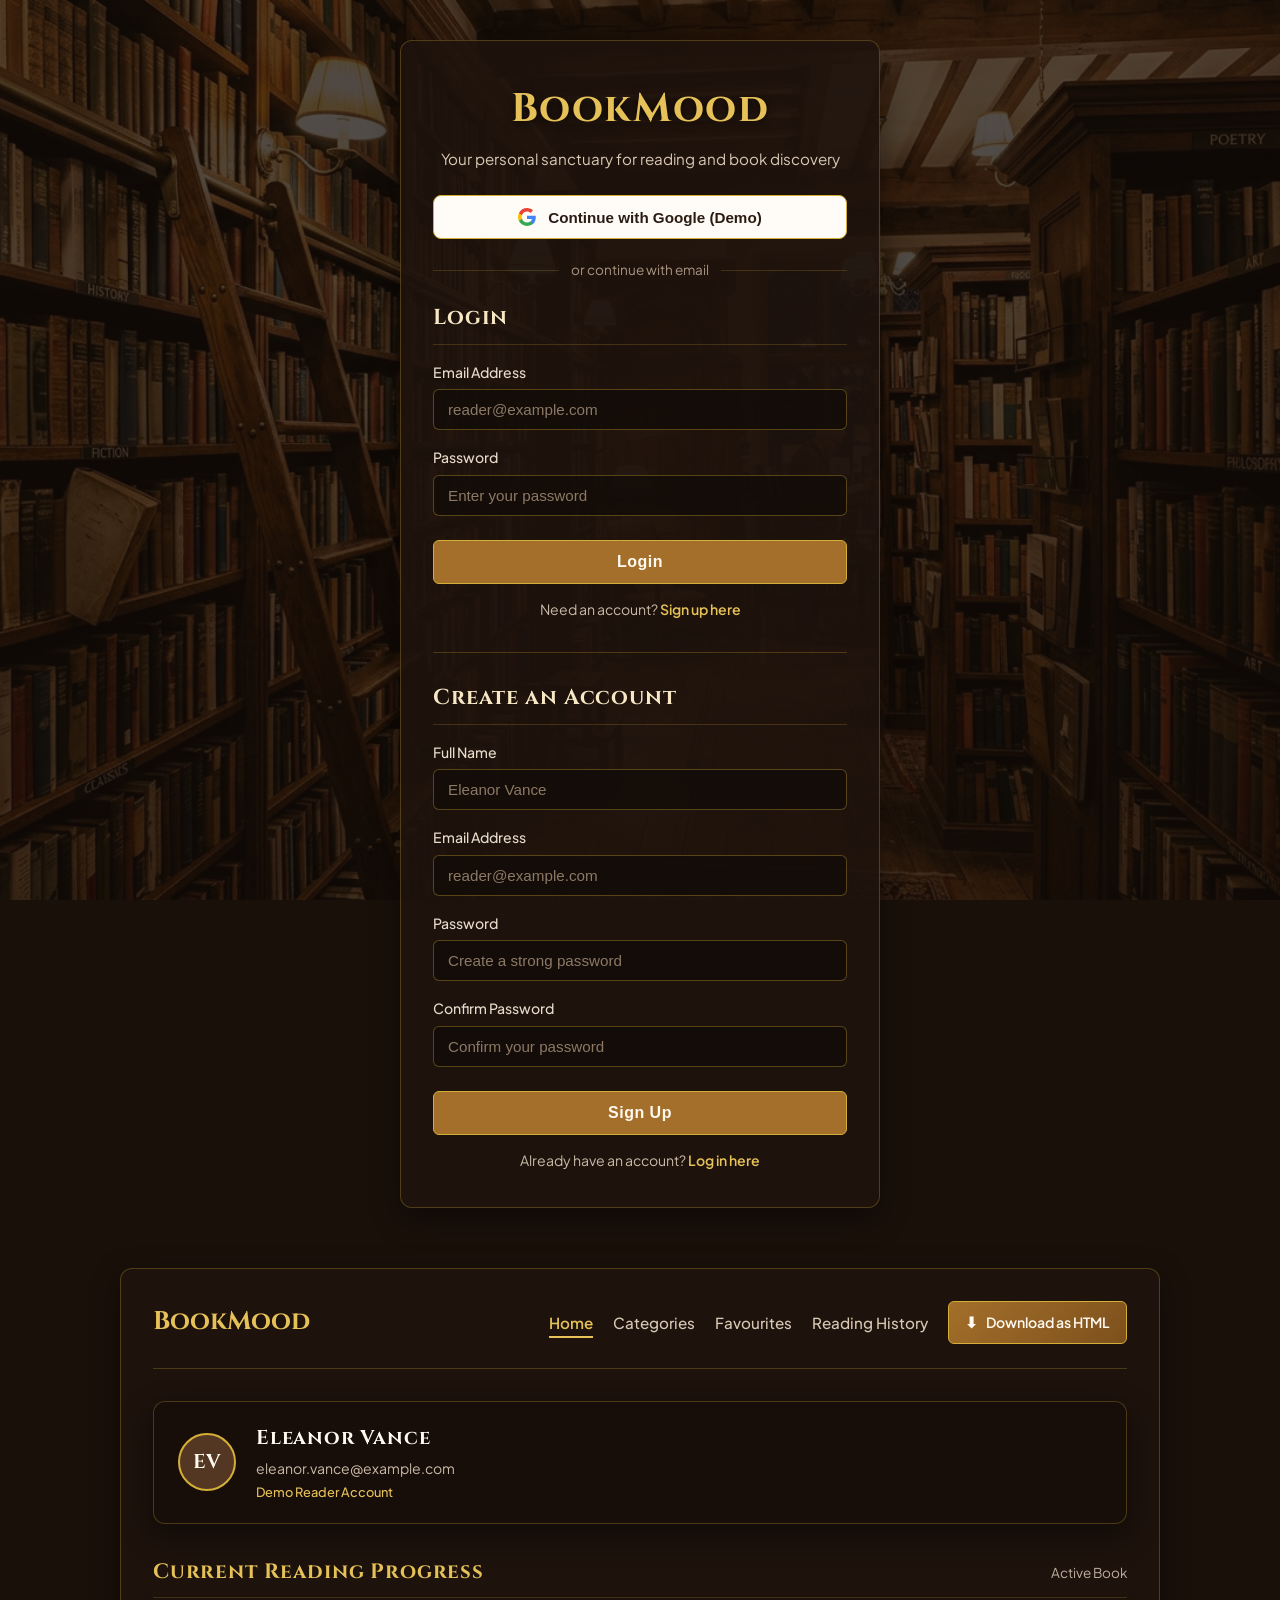
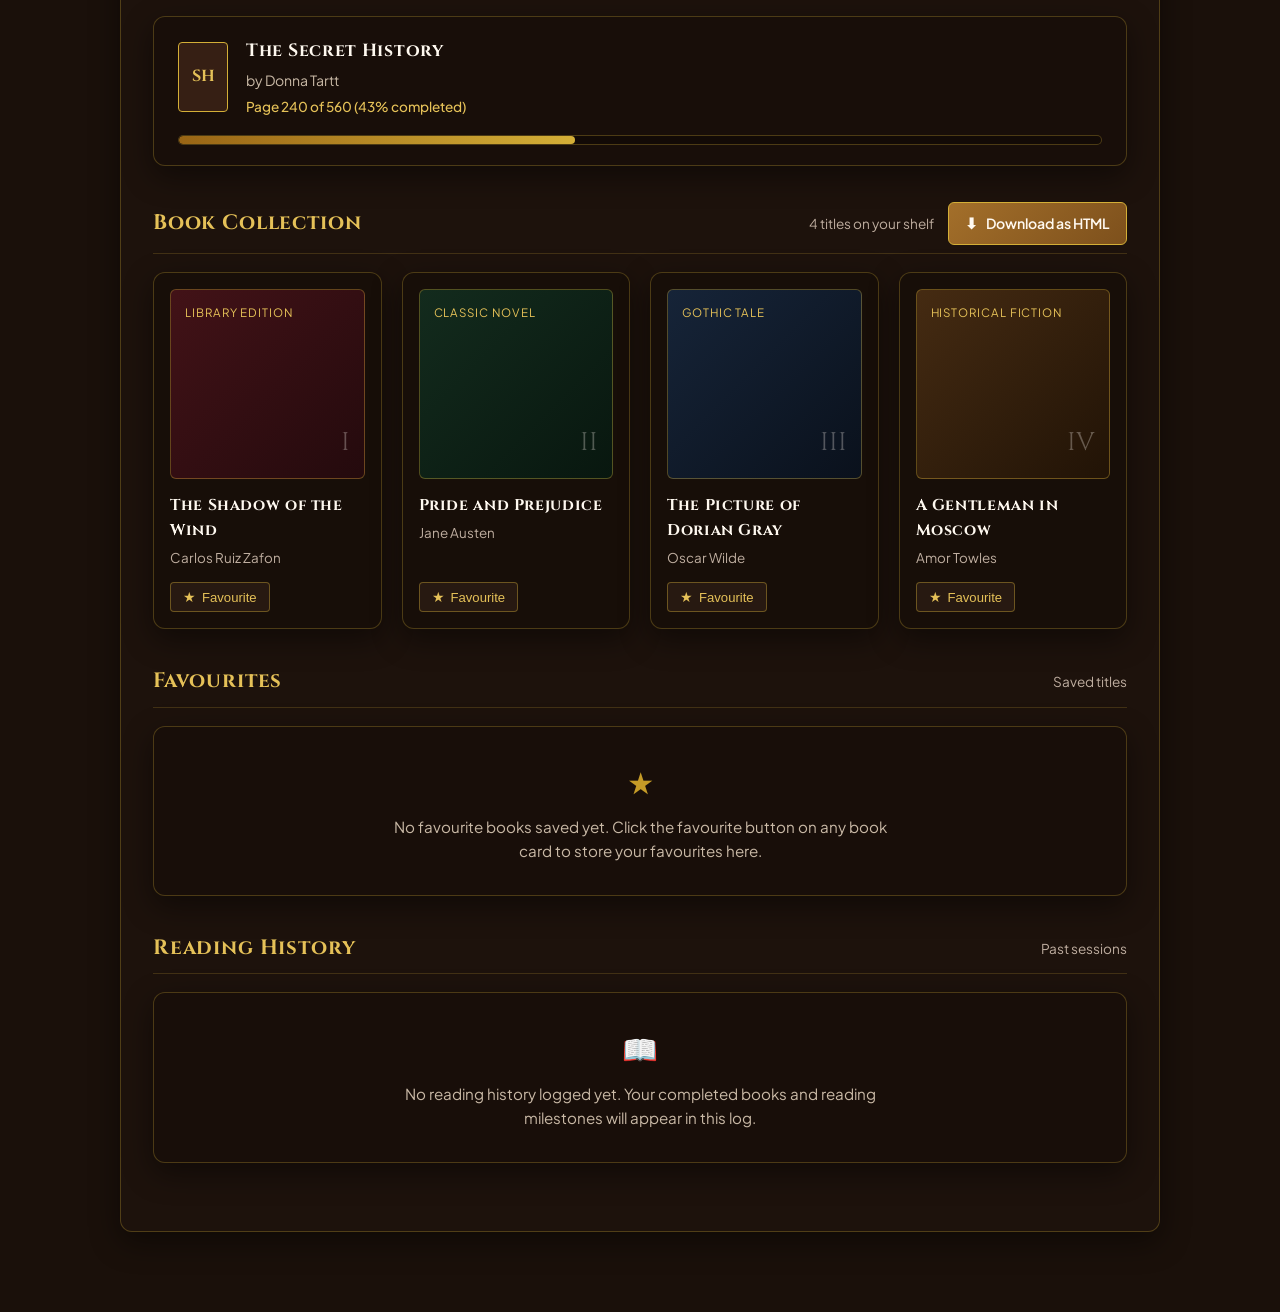
<file: index.html>
<!DOCTYPE html>
<html lang="en">
  <head>
    <meta charset="UTF-8">
    <meta name="viewport" content="width=device-width, initial-scale=1.0">
    <title>BookMood</title>
    <meta name="description" content="A cozy personal digital library website to log in, explore books, and track reading progress.">
    <meta property="og:title" content="BookMood">
    <meta property="og:description" content="A cozy personal digital library website to log in, explore books, and track reading progress.">
    <meta property="og:type" content="website">
    <meta name="twitter:card" content="summary_large_image">
    <!-- Google Fonts for vintage serif headings and clear sans-serif body text -->
    <link rel="preconnect" href="https://fonts.googleapis.com">
    <link rel="preconnect" href="https://fonts.gstatic.com" crossorigin>
    <link href="https://fonts.googleapis.com/css2?family=Cinzel:wght@500;600;700&family=Plus+Jakarta+Sans:wght@400;500;600&display=swap" rel="stylesheet">
    <link rel="stylesheet" href="./style.css">
  </head>
  <body>
    <!-- Main page container overlaying the bookstore background -->
    <div class="page-container">

      <!-- SECTION 1: AUTHENTICATION SCREEN -->
      <section class="auth-wrapper">
        <div class="auth-card">
          <header class="auth-header">
            <h1 class="brand-title">BookMood</h1>
            <p class="brand-tagline">Your personal sanctuary for reading and book discovery</p>
          </header>

          <!-- Google Demo Login Button -->
          <div class="social-auth-box">
            <button type="button" class="google-btn">
              <svg class="google-icon" viewBox="0 0 24 24" width="18" height="18" aria-hidden="true">
                <path fill="#4285F4" d="M23.745 12.27c0-.7-.06-1.4-.19-2.07H12v4.51h6.6c-.29 1.52-1.14 2.82-2.4 3.68v3.05h3.88c2.27-2.09 3.66-5.17 3.66-9.17z"/>
                <path fill="#34A853" d="M12 24c3.24 0 5.95-1.08 7.93-2.91l-3.88-3.05c-1.08.72-2.45 1.16-4.05 1.16-3.12 0-5.77-2.1-6.72-4.93H1.25v3.15C3.27 21.43 7.35 24 12 24z"/>
                <path fill="#FBBC05" d="M5.28 14.27c-.25-.72-.38-1.49-.38-2.27s.13-1.55.38-2.27V6.58H1.25C.45 8.16 0 9.97 0 12s.45 3.84 1.25 5.42l4.03-3.15z"/>
                <path fill="#EA4335" d="M12 4.75c1.77 0 3.35.61 4.6 1.8l3.42-3.42C17.95 1.19 15.24 0 12 0 7.35 0 3.27 2.57 1.25 6.58l4.03 3.15c.95-2.83 3.6-4.98 6.72-4.98z"/>
              </svg>
              <span>Continue with Google (Demo)</span>
            </button>
          </div>

          <div class="divider">
            <span>or continue with email</span>
          </div>

          <!-- Login Form -->
          <div class="form-block login-block">
            <h2 class="form-title">Login</h2>
            <form action="#" method="post" class="auth-form">
              <div class="form-group">
                <label for="login-email">Email Address</label>
                <input type="email" id="login-email" name="email" placeholder="reader@example.com" required>
              </div>

              <div class="form-group">
                <label for="login-password">Password</label>
                <input type="password" id="login-password" name="password" placeholder="Enter your password" required>
              </div>

              <button type="submit" class="submit-btn">Login</button>
            </form>

            <div class="switch-link-box">
              <p>Need an account? <a href="#signup-form" class="switch-link">Sign up here</a></p>
            </div>
          </div>

          <!-- Divider between forms for demonstration view -->
          <div class="form-separator"></div>

          <!-- Sign Up Form -->
          <div class="form-block signup-block" id="signup-form">
            <h2 class="form-title">Create an Account</h2>
            <form action="#" method="post" class="auth-form">
              <div class="form-group">
                <label for="signup-name">Full Name</label>
                <input type="text" id="signup-name" name="name" placeholder="Eleanor Vance" required>
              </div>

              <div class="form-group">
                <label for="signup-email">Email Address</label>
                <input type="email" id="signup-email" name="email" placeholder="reader@example.com" required>
              </div>

              <div class="form-group">
                <label for="signup-password">Password</label>
                <input type="password" id="signup-password" name="password" placeholder="Create a strong password" required>
              </div>

              <div class="form-group">
                <label for="signup-confirm-password">Confirm Password</label>
                <input type="password" id="signup-confirm-password" name="confirmPassword" placeholder="Confirm your password" required>
              </div>

              <button type="submit" class="submit-btn">Sign Up</button>
            </form>

            <div class="switch-link-box">
              <p>Already have an account? <a href="#login-email" class="switch-link">Log in here</a></p>
            </div>
          </div>
        </div>
      </section>

      <!-- SECTION 2: DASHBOARD -->
      <!-- Note: This dashboard will stay hidden until a demo user logs in -->
      <!-- Left visible for now so the visual design can be reviewed -->
      <section id="dashboard" class="dashboard-container">

        <!-- Navigation Menu -->
        <nav class="dashboard-nav">
          <div class="nav-brand">
            <span class="nav-logo">BookMood</span>
          </div>
          <ul class="nav-links">
            <li><a href="#dashboard" class="nav-link active">Home</a></li>
            <li><a href="#categories" class="nav-link">Categories</a></li>
            <li><a href="#favourites" class="nav-link">Favourites</a></li>
            <li><a href="#history" class="nav-link">Reading History</a></li>
            <li>
              <a href="./bookmood.html" download="bookmood.html" class="download-btn download-trigger" title="Download standalone HTML file">
                <span class="download-icon">⬇</span>
                <span>Download as HTML</span>
              </a>
            </li>
          </ul>
        </nav>

        <!-- Profile Area -->
        <div class="profile-card">
          <div class="profile-avatar">
            <span class="avatar-initials">EV</span>
          </div>
          <div class="profile-info">
            <h2 class="profile-name">Eleanor Vance</h2>
            <p class="profile-email">eleanor.vance@example.com</p>
            <p class="profile-status">Demo Reader Account</p>
          </div>
        </div>

        <!-- Reading Progress Area -->
        <div class="dashboard-section progress-section">
          <div class="section-header">
            <h3 class="section-title">Current Reading Progress</h3>
            <span class="section-meta">Active Book</span>
          </div>
          <div class="progress-card">
            <div class="progress-book-info">
              <div class="progress-book-cover">
                <span class="cover-text">SH</span>
              </div>
              <div class="progress-book-details">
                <h4 class="book-title">The Secret History</h4>
                <p class="book-author">by Donna Tartt</p>
                <p class="progress-stats">Page 240 of 560 (43% completed)</p>
              </div>
            </div>
            <div class="progress-bar-track">
              <div class="progress-bar-fill sample-progress"></div>
            </div>
          </div>
        </div>

        <!-- Book Collection Area -->
        <div class="dashboard-section">
          <div class="section-header">
            <h3 class="section-title">Book Collection</h3>
            <div class="section-actions">
              <span class="section-meta">4 titles on your shelf</span>
              <a href="./bookmood.html" download="bookmood.html" class="download-btn download-trigger" title="Download this library as HTML">
                <span class="download-icon">⬇</span>
                <span>Download as HTML</span>
              </a>
            </div>
          </div>

          <div class="book-grid">
            <!-- Book Card 1 -->
            <article class="book-card">
              <div class="cover-box cover-burgundy">
                <span class="cover-motif">Library Edition</span>
                <span class="cover-roman">I</span>
              </div>
              <div class="book-info">
                <h4 class="book-title">The Shadow of the Wind</h4>
                <p class="book-author">Carlos Ruiz Zafon</p>
                <div class="book-actions">
                  <button type="button" class="fav-btn" title="Add to favourites">
                    <span class="fav-icon">★</span>
                    <span class="fav-label">Favourite</span>
                  </button>
                </div>
              </div>
            </article>

            <!-- Book Card 2 -->
            <article class="book-card">
              <div class="cover-box cover-forest">
                <span class="cover-motif">Classic Novel</span>
                <span class="cover-roman">II</span>
              </div>
              <div class="book-info">
                <h4 class="book-title">Pride and Prejudice</h4>
                <p class="book-author">Jane Austen</p>
                <div class="book-actions">
                  <button type="button" class="fav-btn" title="Add to favourites">
                    <span class="fav-icon">★</span>
                    <span class="fav-label">Favourite</span>
                  </button>
                </div>
              </div>
            </article>

            <!-- Book Card 3 -->
            <article class="book-card">
              <div class="cover-box cover-navy">
                <span class="cover-motif">Gothic Tale</span>
                <span class="cover-roman">III</span>
              </div>
              <div class="book-info">
                <h4 class="book-title">The Picture of Dorian Gray</h4>
                <p class="book-author">Oscar Wilde</p>
                <div class="book-actions">
                  <button type="button" class="fav-btn" title="Add to favourites">
                    <span class="fav-icon">★</span>
                    <span class="fav-label">Favourite</span>
                  </button>
                </div>
              </div>
            </article>

            <!-- Book Card 4 -->
            <article class="book-card">
              <div class="cover-box cover-amber">
                <span class="cover-motif">Historical Fiction</span>
                <span class="cover-roman">IV</span>
              </div>
              <div class="book-info">
                <h4 class="book-title">A Gentleman in Moscow</h4>
                <p class="book-author">Amor Towles</p>
                <div class="book-actions">
                  <button type="button" class="fav-btn" title="Add to favourites">
                    <span class="fav-icon">★</span>
                    <span class="fav-label">Favourite</span>
                  </button>
                </div>
              </div>
            </article>
          </div>
        </div>

        <!-- Favourites Area -->
        <div id="favourites" class="dashboard-section">
          <div class="section-header">
            <h3 class="section-title">Favourites</h3>
            <span class="section-meta">Saved titles</span>
          </div>
          <div class="empty-state-card">
            <div class="empty-icon">★</div>
            <p class="empty-message">No favourite books saved yet. Click the favourite button on any book card to store your favourites here.</p>
          </div>
        </div>

        <!-- Reading History Area -->
        <div id="history" class="dashboard-section">
          <div class="section-header">
            <h3 class="section-title">Reading History</h3>
            <span class="section-meta">Past sessions</span>
          </div>
          <div class="empty-state-card">
            <div class="empty-icon">📖</div>
            <p class="empty-message">No reading history logged yet. Your completed books and reading milestones will appear in this log.</p>
          </div>
        </div>

      </section>

    </div>

    <!-- Script to enable downloading the page as an HTML file -->
    <script>
      const downloadButtons = document.querySelectorAll('.download-trigger')
      downloadButtons.forEach(function(button) {
        button.addEventListener('click', function(event) {
          fetch('./bookmood.html')
            .then(function(response) {
              if (response.ok) return response.blob()
              throw new Error('Local fallback')
            })
            .then(function(blob) {
              const downloadUrl = URL.createObjectURL(blob)
              const link = document.createElement('a')
              link.href = downloadUrl
              link.download = 'bookmood.html'
              document.body.appendChild(link)
              link.click()
              document.body.removeChild(link)
              URL.revokeObjectURL(downloadUrl)
            })
            .catch(function() {
              const htmlSource = '<!DOCTYPE html>\n' + document.documentElement.outerHTML
              const fallbackBlob = new Blob([htmlSource], { type: 'text/html' })
              const fallbackUrl = URL.createObjectURL(fallbackBlob)
              const fallbackLink = document.createElement('a')
              fallbackLink.href = fallbackUrl
              fallbackLink.download = 'bookmood.html'
              document.body.appendChild(fallbackLink)
              fallbackLink.click()
              document.body.removeChild(fallbackLink)
              URL.revokeObjectURL(fallbackUrl)
            })
        })
      })
    </script>
  </body>
</html>
</file>
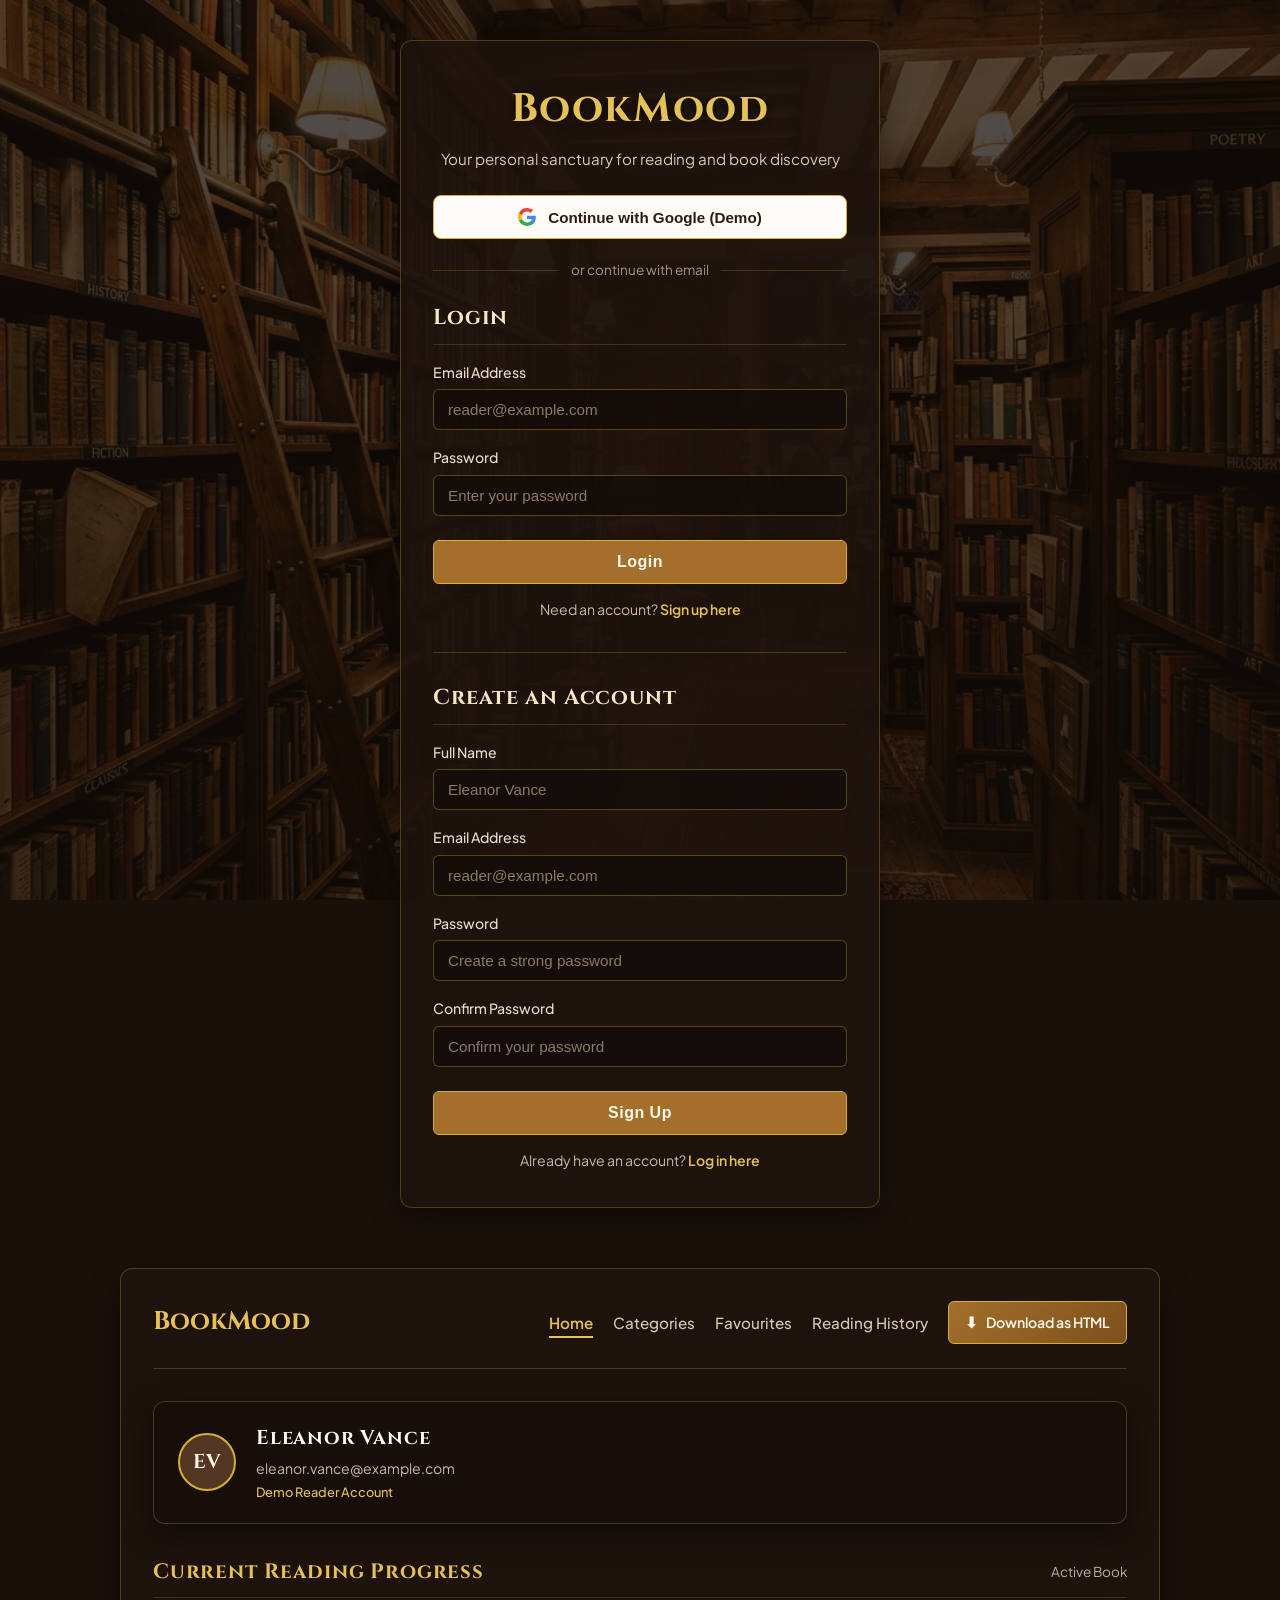
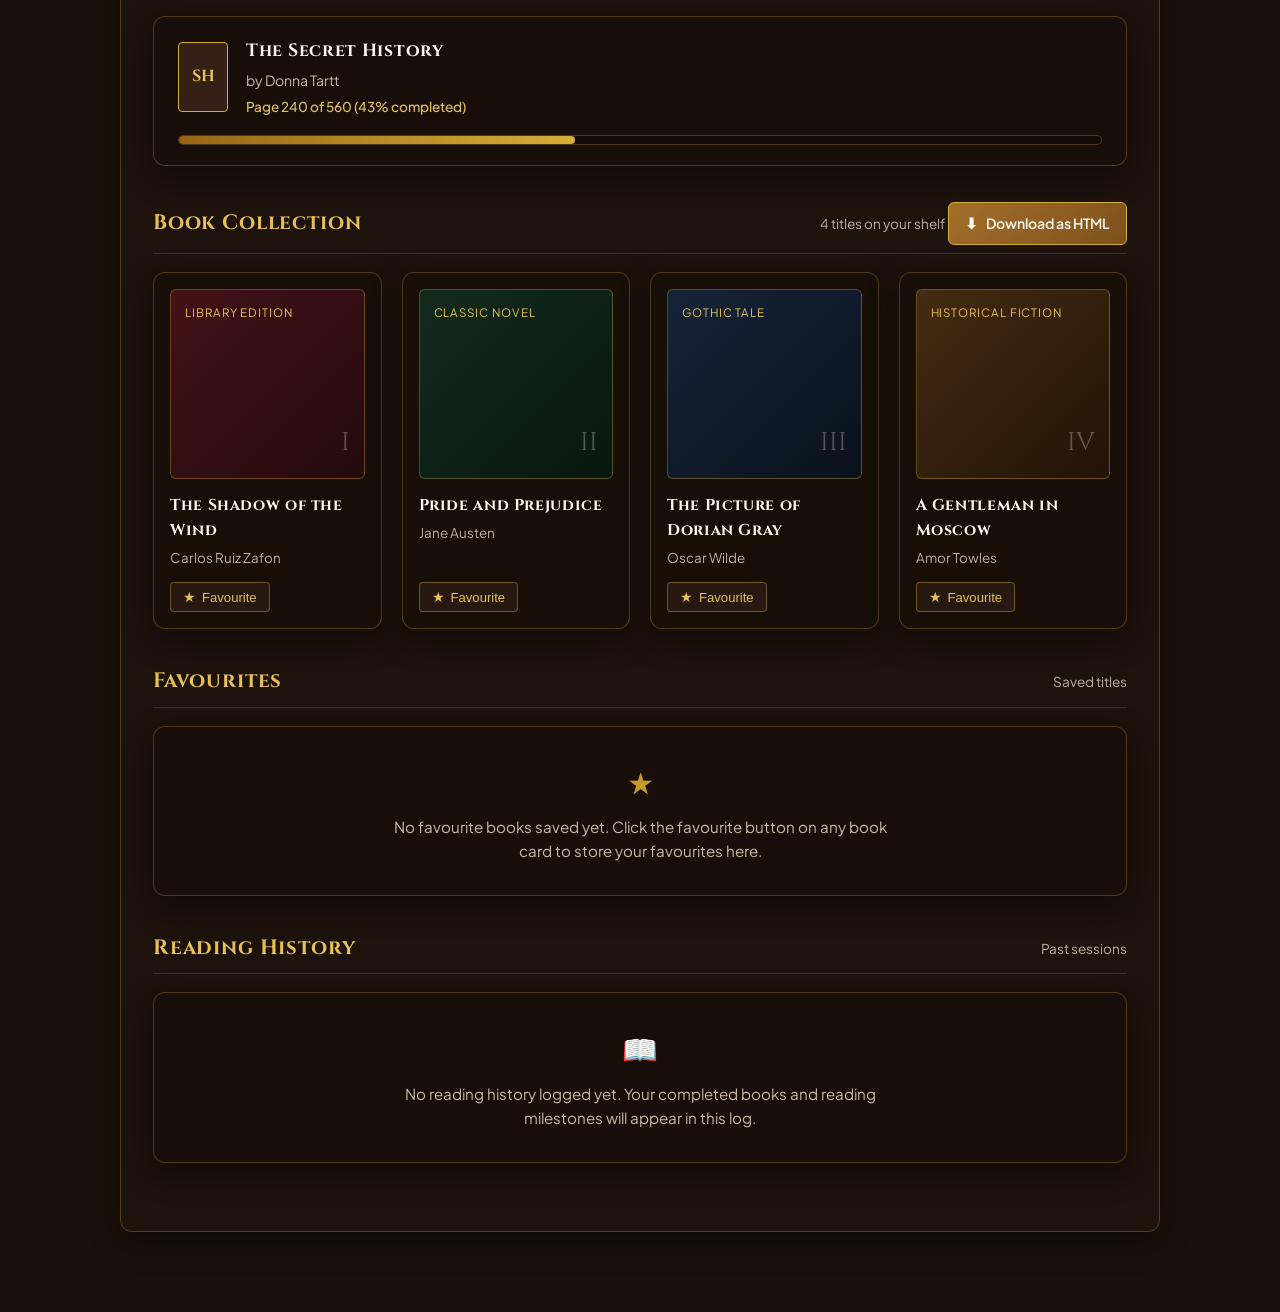
<file: bookmood.html>
<!DOCTYPE html>
<html lang="en">
  <head>
    <meta charset="UTF-8">
    <meta name="viewport" content="width=device-width, initial-scale=1.0">
    <title>BookMood - Standalone Library</title>
    <meta name="description" content="A cozy personal digital library website to log in, explore books, and track reading progress.">
    <!-- Google Fonts for vintage serif headings and clear sans-serif body text -->
    <link rel="preconnect" href="https://fonts.googleapis.com">
    <link rel="preconnect" href="https://fonts.gstatic.com" crossorigin>
    <link href="https://fonts.googleapis.com/css2?family=Cinzel:wght@500;600;700&family=Plus+Jakarta+Sans:wght@400;500;600&display=swap" rel="stylesheet">
    <style>
      /* CSS reset and box sizing */
      * {
        box-sizing: border-box;
        margin: 0;
        padding: 0;
      }

      /* Full page background with vintage warm bookstore aesthetic */
      body {
        font-family: 'Plus Jakarta Sans', -apple-system, BlinkMacSystemFont, 'Segoe UI', Roboto, sans-serif;
        color: #f7f2ea;
        background-color: #1a100a;
        background-image: linear-gradient(rgba(18, 11, 7, 0.72), rgba(18, 11, 7, 0.78)), url('./bookstore-bg.jpg');
        background-position: center center;
        background-repeat: no-repeat;
        background-size: cover;
        background-attachment: fixed;
        min-height: 100vh;
        line-height: 1.6;
      }

      /* Main page wrapper to center content */
      .page-container {
        width: 100%;
        max-width: 1080px;
        margin: 0 auto;
        padding: 40px 20px 80px 20px;
      }

      /* Typography styles */
      h1, h2, h3, h4 {
        font-family: 'Cinzel', Georgia, serif;
        letter-spacing: 0.04em;
        color: #fff9f0;
      }

      /* Reusable vintage semi transparent card style */
      .auth-card,
      .dashboard-container,
      .profile-card,
      .progress-card,
      .book-card,
      .empty-state-card {
        background: rgba(30, 19, 13, 0.88);
        border: 1px solid rgba(212, 175, 55, 0.28);
        border-radius: 12px;
        box-shadow: 0 10px 30px rgba(0, 0, 0, 0.45);
      }

      /* SECTION 1: AUTHENTICATION SCREEN */
      .auth-wrapper {
        display: flex;
        justify-content: center;
        align-items: center;
        margin-bottom: 60px;
      }

      .auth-card {
        width: 100%;
        max-width: 480px;
        padding: 36px 32px;
      }

      .auth-header {
        text-align: center;
        margin-bottom: 24px;
      }

      .brand-title {
        font-size: 2.5rem;
        font-weight: 700;
        color: #e5c158;
        margin-bottom: 6px;
        text-shadow: 0 2px 8px rgba(0, 0, 0, 0.6);
      }

      .brand-tagline {
        font-size: 0.95rem;
        color: #d8c8b4;
      }

      /* Google Demo button styling */
      .social-auth-box {
        margin-bottom: 20px;
      }

      .google-btn {
        width: 100%;
        display: flex;
        align-items: center;
        justify-content: center;
        gap: 12px;
        padding: 12px 18px;
        background-color: #fffcf7;
        color: #2b1b12;
        border: 1px solid #d4af37;
        border-radius: 8px;
        font-size: 0.95rem;
        font-weight: 600;
        cursor: pointer;
      }

      .google-btn:hover {
        background-color: #f2e9db;
      }

      /* Form dividing line */
      .divider {
        display: flex;
        align-items: center;
        text-align: center;
        margin: 20px 0;
        color: #a8947f;
        font-size: 0.85rem;
      }

      .divider::before,
      .divider::after {
        content: '';
        flex: 1;
        border-bottom: 1px solid rgba(212, 175, 55, 0.2);
      }

      .divider span {
        padding: 0 12px;
      }

      /* Form block */
      .form-block {
        margin-top: 10px;
      }

      .form-title {
        font-size: 1.35rem;
        color: #f7e7c4;
        margin-bottom: 16px;
        border-bottom: 1px solid rgba(212, 175, 55, 0.2);
        padding-bottom: 8px;
      }

      .auth-form {
        display: flex;
        flex-direction: column;
        gap: 16px;
      }

      .form-group {
        display: flex;
        flex-direction: column;
        gap: 6px;
        text-align: left;
      }

      .form-group label {
        font-size: 0.88rem;
        font-weight: 500;
        color: #e8dbcb;
      }

      .form-group input {
        padding: 11px 14px;
        background: rgba(18, 11, 7, 0.75);
        border: 1px solid rgba(212, 175, 55, 0.35);
        border-radius: 6px;
        color: #fff9f0;
        font-size: 0.95rem;
        outline: none;
      }

      .form-group input:focus {
        border-color: #e5c158;
        box-shadow: 0 0 0 2px rgba(229, 193, 88, 0.25);
      }

      .form-group input::placeholder {
        color: #8c7965;
      }

      /* Primary submit button */
      .submit-btn {
        margin-top: 8px;
        padding: 12px 20px;
        background: #a36f2a;
        color: #fff9f0;
        border: 1px solid #d4af37;
        border-radius: 6px;
        font-size: 1rem;
        font-weight: 600;
        cursor: pointer;
        letter-spacing: 0.03em;
      }

      .submit-btn:hover {
        background: #b57d32;
      }

      /* Links to switch between forms */
      .switch-link-box {
        margin-top: 14px;
        text-align: center;
        font-size: 0.88rem;
        color: #c9b9a6;
      }

      .switch-link {
        color: #e5c158;
        text-decoration: none;
        font-weight: 600;
      }

      .switch-link:hover {
        text-decoration: underline;
      }

      .form-separator {
        height: 1px;
        background: rgba(212, 175, 55, 0.25);
        margin: 32px 0 28px 0;
      }

      /* SECTION 2: DASHBOARD */
      .dashboard-container {
        padding: 32px;
      }

      /* Navigation bar */
      .dashboard-nav {
        display: flex;
        justify-content: space-between;
        align-items: center;
        padding-bottom: 24px;
        border-bottom: 1px solid rgba(212, 175, 55, 0.25);
        margin-bottom: 32px;
        flex-wrap: wrap;
        gap: 16px;
      }

      .nav-brand .nav-logo {
        font-family: 'Cinzel', Georgia, serif;
        font-size: 1.6rem;
        font-weight: 700;
        color: #e5c158;
      }

      .nav-links {
        list-style: none;
        display: flex;
        gap: 20px;
        flex-wrap: wrap;
        align-items: center;
      }

      .nav-link {
        color: #d8c8b4;
        text-decoration: none;
        font-size: 0.95rem;
        font-weight: 500;
        padding-bottom: 4px;
      }

      .nav-link:hover {
        color: #fff9f0;
        border-bottom: 2px solid rgba(212, 175, 55, 0.5);
      }

      .nav-link.active {
        color: #e5c158;
        border-bottom: 2px solid #e5c158;
        font-weight: 600;
      }

      /* Download action buttons */
      .download-btn {
        display: inline-flex;
        align-items: center;
        gap: 8px;
        padding: 8px 16px;
        background: linear-gradient(135deg, #a36f2a, #7d501c);
        color: #fff9f0;
        border: 1px solid #d4af37;
        border-radius: 6px;
        font-size: 0.88rem;
        font-weight: 600;
        text-decoration: none;
        cursor: pointer;
      }

      .download-btn:hover {
        background: linear-gradient(135deg, #b57d32, #8f5d22);
      }

      .download-icon {
        font-size: 0.95rem;
      }

      /* Profile Area */
      .profile-card {
        display: flex;
        align-items: center;
        gap: 20px;
        padding: 20px 24px;
        background: rgba(20, 12, 8, 0.65);
        margin-bottom: 32px;
      }

      .profile-avatar {
        width: 58px;
        height: 58px;
        border-radius: 50%;
        background: #543722;
        border: 2px solid #d4af37;
        display: flex;
        align-items: center;
        justify-content: center;
        flex-shrink: 0;
      }

      .avatar-initials {
        font-family: 'Cinzel', Georgia, serif;
        font-size: 1.25rem;
        font-weight: 700;
        color: #fff9f0;
      }

      .profile-info {
        display: flex;
        flex-direction: column;
        gap: 3px;
      }

      .profile-name {
        font-size: 1.25rem;
        color: #fff9f0;
      }

      .profile-email {
        font-size: 0.88rem;
        color: #c9b9a6;
      }

      .profile-status {
        font-size: 0.8rem;
        color: #e5c158;
        font-weight: 500;
      }

      /* Common section layout in dashboard */
      .dashboard-section {
        margin-bottom: 36px;
      }

      .section-header {
        display: flex;
        justify-content: space-between;
        align-items: center;
        margin-bottom: 18px;
        padding-bottom: 8px;
        border-bottom: 1px solid rgba(212, 175, 55, 0.2);
        flex-wrap: wrap;
        gap: 10px;
      }

      .section-title {
        font-size: 1.3rem;
        color: #e5c158;
      }

      .section-meta {
        font-size: 0.85rem;
        color: #bfaea0;
      }

      /* Reading Progress Area */
      .progress-card {
        padding: 20px 24px;
        background: rgba(22, 13, 8, 0.65);
      }

      .progress-book-info {
        display: flex;
        gap: 18px;
        align-items: center;
        margin-bottom: 18px;
      }

      .progress-book-cover {
        width: 50px;
        height: 70px;
        background: #361f14;
        border: 1px solid #d4af37;
        border-radius: 4px;
        display: flex;
        align-items: center;
        justify-content: center;
        flex-shrink: 0;
      }

      .progress-book-cover .cover-text {
        font-family: 'Cinzel', Georgia, serif;
        font-weight: 700;
        color: #e5c158;
        font-size: 1rem;
      }

      .progress-book-details {
        display: flex;
        flex-direction: column;
        gap: 4px;
      }

      .progress-book-details .book-title {
        font-size: 1.1rem;
        color: #fff9f0;
      }

      .progress-book-details .book-author {
        font-size: 0.88rem;
        color: #c9b9a6;
      }

      .progress-stats {
        font-size: 0.85rem;
        color: #e5c158;
        font-weight: 500;
      }

      .progress-bar-track {
        width: 100%;
        height: 10px;
        background: rgba(18, 11, 7, 0.9);
        border: 1px solid rgba(212, 175, 55, 0.3);
        border-radius: 5px;
        overflow: hidden;
      }

      .progress-bar-fill {
        height: 100%;
        background: linear-gradient(90deg, #996515, #d4af37);
        border-radius: 5px;
      }

      .progress-bar-fill.sample-progress {
        width: 43%;
      }

      /* Book Collection Area */
      .book-grid {
        display: grid;
        grid-template-columns: repeat(auto-fill, minmax(200px, 1fr));
        gap: 20px;
      }

      .book-card {
        display: flex;
        flex-direction: column;
        padding: 16px;
        background: rgba(22, 13, 8, 0.7);
      }

      .cover-box {
        height: 190px;
        border-radius: 6px;
        display: flex;
        flex-direction: column;
        justify-content: space-between;
        padding: 14px;
        border: 1px solid rgba(212, 175, 55, 0.35);
        margin-bottom: 14px;
      }

      .cover-burgundy {
        background: linear-gradient(135deg, #421217, #240a0d);
      }

      .cover-forest {
        background: linear-gradient(135deg, #132b1d, #08170f);
      }

      .cover-navy {
        background: linear-gradient(135deg, #162438, #0a111c);
      }

      .cover-amber {
        background: linear-gradient(135deg, #452b12, #211306);
      }

      .cover-motif {
        font-size: 0.72rem;
        text-transform: uppercase;
        letter-spacing: 0.08em;
        color: #e5c158;
      }

      .cover-roman {
        font-family: 'Cinzel', Georgia, serif;
        font-size: 1.6rem;
        color: rgba(247, 242, 234, 0.3);
        align-self: flex-end;
      }

      .book-info {
        display: flex;
        flex-direction: column;
        flex: 1;
      }

      .book-info .book-title {
        font-size: 0.98rem;
        color: #fff9f0;
        margin-bottom: 4px;
      }

      .book-info .book-author {
        font-size: 0.84rem;
        color: #bfaea0;
        margin-bottom: 14px;
      }

      .book-actions {
        margin-top: auto;
      }

      .fav-btn {
        display: inline-flex;
        align-items: center;
        gap: 6px;
        padding: 6px 12px;
        background: rgba(46, 30, 20, 0.75);
        border: 1px solid rgba(212, 175, 55, 0.4);
        border-radius: 4px;
        color: #e5c158;
        font-size: 0.82rem;
        cursor: pointer;
      }

      .fav-btn:hover {
        background: rgba(74, 48, 32, 0.9);
        border-color: #e5c158;
      }

      .fav-icon {
        font-size: 0.85rem;
      }

      /* Empty State Card */
      .empty-state-card {
        padding: 32px 24px;
        text-align: center;
        background: rgba(20, 12, 8, 0.55);
      }

      .empty-icon {
        font-size: 1.8rem;
        color: #c59b27;
        margin-bottom: 10px;
      }

      .empty-message {
        font-size: 0.95rem;
        color: #c9b9a6;
        max-width: 520px;
        margin: 0 auto;
      }

      /* Responsive styles for tablets and phones */
      @media (max-width: 768px) {
        .page-container {
          padding: 24px 14px 60px 14px;
        }

        .auth-card {
          padding: 28px 20px;
        }

        .brand-title {
          font-size: 2.1rem;
        }

        .dashboard-container {
          padding: 20px 16px;
        }

        .dashboard-nav {
          flex-direction: column;
          align-items: flex-start;
        }

        .nav-links {
          gap: 14px;
        }

        .book-grid {
          grid-template-columns: repeat(auto-fill, minmax(150px, 1fr));
          gap: 14px;
        }

        .cover-box {
          height: 160px;
        }
      }
    </style>
  </head>
  <body>
    <!-- Main page container overlaying the bookstore background -->
    <div class="page-container">

      <!-- SECTION 1: AUTHENTICATION SCREEN -->
      <section class="auth-wrapper">
        <div class="auth-card">
          <header class="auth-header">
            <h1 class="brand-title">BookMood</h1>
            <p class="brand-tagline">Your personal sanctuary for reading and book discovery</p>
          </header>

          <!-- Google Demo Login Button -->
          <div class="social-auth-box">
            <button type="button" class="google-btn">
              <svg class="google-icon" viewBox="0 0 24 24" width="18" height="18" aria-hidden="true">
                <path fill="#4285F4" d="M23.745 12.27c0-.7-.06-1.4-.19-2.07H12v4.51h6.6c-.29 1.52-1.14 2.82-2.4 3.68v3.05h3.88c2.27-2.09 3.66-5.17 3.66-9.17z"/>
                <path fill="#34A853" d="M12 24c3.24 0 5.95-1.08 7.93-2.91l-3.88-3.05c-1.08.72-2.45 1.16-4.05 1.16-3.12 0-5.77-2.1-6.72-4.93H1.25v3.15C3.27 21.43 7.35 24 12 24z"/>
                <path fill="#FBBC05" d="M5.28 14.27c-.25-.72-.38-1.49-.38-2.27s.13-1.55.38-2.27V6.58H1.25C.45 8.16 0 9.97 0 12s.45 3.84 1.25 5.42l4.03-3.15z"/>
                <path fill="#EA4335" d="M12 4.75c1.77 0 3.35.61 4.6 1.8l3.42-3.42C17.95 1.19 15.24 0 12 0 7.35 0 3.27 2.57 1.25 6.58l4.03 3.15c.95-2.83 3.6-4.98 6.72-4.98z"/>
              </svg>
              <span>Continue with Google (Demo)</span>
            </button>
          </div>

          <div class="divider">
            <span>or continue with email</span>
          </div>

          <!-- Login Form -->
          <div class="form-block login-block">
            <h2 class="form-title">Login</h2>
            <form action="#" method="post" class="auth-form">
              <div class="form-group">
                <label for="login-email">Email Address</label>
                <input type="email" id="login-email" name="email" placeholder="reader@example.com" required>
              </div>

              <div class="form-group">
                <label for="login-password">Password</label>
                <input type="password" id="login-password" name="password" placeholder="Enter your password" required>
              </div>

              <button type="submit" class="submit-btn">Login</button>
            </form>

            <div class="switch-link-box">
              <p>Need an account? <a href="#signup-form" class="switch-link">Sign up here</a></p>
            </div>
          </div>

          <!-- Divider between forms for demonstration view -->
          <div class="form-separator"></div>

          <!-- Sign Up Form -->
          <div class="form-block signup-block" id="signup-form">
            <h2 class="form-title">Create an Account</h2>
            <form action="#" method="post" class="auth-form">
              <div class="form-group">
                <label for="signup-name">Full Name</label>
                <input type="text" id="signup-name" name="name" placeholder="Eleanor Vance" required>
              </div>

              <div class="form-group">
                <label for="signup-email">Email Address</label>
                <input type="email" id="signup-email" name="email" placeholder="reader@example.com" required>
              </div>

              <div class="form-group">
                <label for="signup-password">Password</label>
                <input type="password" id="signup-password" name="password" placeholder="Create a strong password" required>
              </div>

              <div class="form-group">
                <label for="signup-confirm-password">Confirm Password</label>
                <input type="password" id="signup-confirm-password" name="confirmPassword" placeholder="Confirm your password" required>
              </div>

              <button type="submit" class="submit-btn">Sign Up</button>
            </form>

            <div class="switch-link-box">
              <p>Already have an account? <a href="#login-email" class="switch-link">Log in here</a></p>
            </div>
          </div>
        </div>
      </section>

      <!-- SECTION 2: DASHBOARD -->
      <!-- Note: This dashboard will stay hidden until a demo user logs in -->
      <!-- Left visible for now so the visual design can be reviewed -->
      <section id="dashboard" class="dashboard-container">

        <!-- Navigation Menu -->
        <nav class="dashboard-nav">
          <div class="nav-brand">
            <span class="nav-logo">BookMood</span>
          </div>
          <ul class="nav-links">
            <li><a href="#dashboard" class="nav-link active">Home</a></li>
            <li><a href="#categories" class="nav-link">Categories</a></li>
            <li><a href="#favourites" class="nav-link">Favourites</a></li>
            <li><a href="#history" class="nav-link">Reading History</a></li>
            <li>
              <a href="./bookmood.html" download="bookmood.html" class="download-btn download-trigger" title="Download standalone HTML file">
                <span class="download-icon">⬇</span>
                <span>Download as HTML</span>
              </a>
            </li>
          </ul>
        </nav>

        <!-- Profile Area -->
        <div class="profile-card">
          <div class="profile-avatar">
            <span class="avatar-initials">EV</span>
          </div>
          <div class="profile-info">
            <h2 class="profile-name">Eleanor Vance</h2>
            <p class="profile-email">eleanor.vance@example.com</p>
            <p class="profile-status">Demo Reader Account</p>
          </div>
        </div>

        <!-- Reading Progress Area -->
        <div class="dashboard-section progress-section">
          <div class="section-header">
            <h3 class="section-title">Current Reading Progress</h3>
            <span class="section-meta">Active Book</span>
          </div>
          <div class="progress-card">
            <div class="progress-book-info">
              <div class="progress-book-cover">
                <span class="cover-text">SH</span>
              </div>
              <div class="progress-book-details">
                <h4 class="book-title">The Secret History</h4>
                <p class="book-author">by Donna Tartt</p>
                <p class="progress-stats">Page 240 of 560 (43% completed)</p>
              </div>
            </div>
            <div class="progress-bar-track">
              <div class="progress-bar-fill sample-progress"></div>
            </div>
          </div>
        </div>

        <!-- Book Collection Area -->
        <div class="dashboard-section">
          <div class="section-header">
            <h3 class="section-title">Book Collection</h3>
            <div class="section-actions">
              <span class="section-meta">4 titles on your shelf</span>
              <a href="./bookmood.html" download="bookmood.html" class="download-btn download-trigger" title="Download this library as HTML">
                <span class="download-icon">⬇</span>
                <span>Download as HTML</span>
              </a>
            </div>
          </div>

          <div class="book-grid">
            <!-- Book Card 1 -->
            <article class="book-card">
              <div class="cover-box cover-burgundy">
                <span class="cover-motif">Library Edition</span>
                <span class="cover-roman">I</span>
              </div>
              <div class="book-info">
                <h4 class="book-title">The Shadow of the Wind</h4>
                <p class="book-author">Carlos Ruiz Zafon</p>
                <div class="book-actions">
                  <button type="button" class="fav-btn" title="Add to favourites">
                    <span class="fav-icon">★</span>
                    <span class="fav-label">Favourite</span>
                  </button>
                </div>
              </div>
            </article>

            <!-- Book Card 2 -->
            <article class="book-card">
              <div class="cover-box cover-forest">
                <span class="cover-motif">Classic Novel</span>
                <span class="cover-roman">II</span>
              </div>
              <div class="book-info">
                <h4 class="book-title">Pride and Prejudice</h4>
                <p class="book-author">Jane Austen</p>
                <div class="book-actions">
                  <button type="button" class="fav-btn" title="Add to favourites">
                    <span class="fav-icon">★</span>
                    <span class="fav-label">Favourite</span>
                  </button>
                </div>
              </div>
            </article>

            <!-- Book Card 3 -->
            <article class="book-card">
              <div class="cover-box cover-navy">
                <span class="cover-motif">Gothic Tale</span>
                <span class="cover-roman">III</span>
              </div>
              <div class="book-info">
                <h4 class="book-title">The Picture of Dorian Gray</h4>
                <p class="book-author">Oscar Wilde</p>
                <div class="book-actions">
                  <button type="button" class="fav-btn" title="Add to favourites">
                    <span class="fav-icon">★</span>
                    <span class="fav-label">Favourite</span>
                  </button>
                </div>
              </div>
            </article>

            <!-- Book Card 4 -->
            <article class="book-card">
              <div class="cover-box cover-amber">
                <span class="cover-motif">Historical Fiction</span>
                <span class="cover-roman">IV</span>
              </div>
              <div class="book-info">
                <h4 class="book-title">A Gentleman in Moscow</h4>
                <p class="book-author">Amor Towles</p>
                <div class="book-actions">
                  <button type="button" class="fav-btn" title="Add to favourites">
                    <span class="fav-icon">★</span>
                    <span class="fav-label">Favourite</span>
                  </button>
                </div>
              </div>
            </article>
          </div>
        </div>

        <!-- Favourites Area -->
        <div id="favourites" class="dashboard-section">
          <div class="section-header">
            <h3 class="section-title">Favourites</h3>
            <span class="section-meta">Saved titles</span>
          </div>
          <div class="empty-state-card">
            <div class="empty-icon">★</div>
            <p class="empty-message">No favourite books saved yet. Click the favourite button on any book card to store your favourites here.</p>
          </div>
        </div>

        <!-- Reading History Area -->
        <div id="history" class="dashboard-section">
          <div class="section-header">
            <h3 class="section-title">Reading History</h3>
            <span class="section-meta">Past sessions</span>
          </div>
          <div class="empty-state-card">
            <div class="empty-icon">📖</div>
            <p class="empty-message">No reading history logged yet. Your completed books and reading milestones will appear in this log.</p>
          </div>
        </div>

      </section>

    </div>

    <!-- Script to enable downloading the page as an HTML file -->
    <script>
      const downloadButtons = document.querySelectorAll('.download-trigger')
      downloadButtons.forEach(function(button) {
        button.addEventListener('click', function(event) {
          fetch('./bookmood.html')
            .then(function(response) {
              if (response.ok) return response.blob()
              throw new Error('Local fallback')
            })
            .then(function(blob) {
              const downloadUrl = URL.createObjectURL(blob)
              const link = document.createElement('a')
              link.href = downloadUrl
              link.download = 'bookmood.html'
              document.body.appendChild(link)
              link.click()
              document.body.removeChild(link)
              URL.revokeObjectURL(downloadUrl)
            })
            .catch(function() {
              const htmlSource = '<!DOCTYPE html>\n' + document.documentElement.outerHTML
              const fallbackBlob = new Blob([htmlSource], { type: 'text/html' })
              const fallbackUrl = URL.createObjectURL(fallbackBlob)
              const fallbackLink = document.createElement('a')
              fallbackLink.href = fallbackUrl
              fallbackLink.download = 'bookmood.html'
              document.body.appendChild(fallbackLink)
              fallbackLink.click()
              document.body.removeChild(fallbackLink)
              URL.revokeObjectURL(fallbackUrl)
            })
        })
      })
    </script>
  </body>
</html>
</file>
<file: style.css>
/* CSS reset and box sizing */
* {
  box-sizing: border-box;
  margin: 0;
  padding: 0;
}

/* Full page background with fixed bookstore photo */
body {
  font-family: 'Plus Jakarta Sans', -apple-system, BlinkMacSystemFont, 'Segoe UI', Roboto, sans-serif;
  color: #f7f2ea;
  background-color: #1a100a;
  background-image: linear-gradient(rgba(18, 11, 7, 0.72), rgba(18, 11, 7, 0.78)), url('./bookstore-bg.jpg');
  background-position: center center;
  background-repeat: no-repeat;
  background-size: cover;
  background-attachment: fixed;
  min-height: 100vh;
  line-height: 1.6;
}

/* Main page wrapper to center content */
.page-container {
  width: 100%;
  max-width: 1080px;
  margin: 0 auto;
  padding: 40px 20px 80px 20px;
}

/* Typography styles */
h1, h2, h3, h4 {
  font-family: 'Cinzel', Georgia, serif;
  letter-spacing: 0.04em;
  color: #fff9f0;
}

/* Reusable vintage semi transparent card style */
.auth-card,
.dashboard-container,
.profile-card,
.progress-card,
.book-card,
.empty-state-card {
  background: rgba(30, 19, 13, 0.88);
  border: 1px solid rgba(212, 175, 55, 0.28);
  border-radius: 12px;
  box-shadow: 0 10px 30px rgba(0, 0, 0, 0.45);
}

/* SECTION 1: AUTHENTICATION SCREEN */
.auth-wrapper {
  display: flex;
  justify-content: center;
  align-items: center;
  margin-bottom: 60px;
}

.auth-card {
  width: 100%;
  max-width: 480px;
  padding: 36px 32px;
}

.auth-header {
  text-align: center;
  margin-bottom: 24px;
}

.brand-title {
  font-size: 2.5rem;
  font-weight: 700;
  color: #e5c158;
  margin-bottom: 6px;
  text-shadow: 0 2px 8px rgba(0, 0, 0, 0.6);
}

.brand-tagline {
  font-size: 0.95rem;
  color: #d8c8b4;
}

/* Google Demo button styling */
.social-auth-box {
  margin-bottom: 20px;
}

.google-btn {
  width: 100%;
  display: flex;
  align-items: center;
  justify-content: center;
  gap: 12px;
  padding: 12px 18px;
  background-color: #fffcf7;
  color: #2b1b12;
  border: 1px solid #d4af37;
  border-radius: 8px;
  font-size: 0.95rem;
  font-weight: 600;
  cursor: pointer;
}

.google-btn:hover {
  background-color: #f2e9db;
}

/* Form dividing line */
.divider {
  display: flex;
  align-items: center;
  text-align: center;
  margin: 20px 0;
  color: #a8947f;
  font-size: 0.85rem;
}

.divider::before,
.divider::after {
  content: '';
  flex: 1;
  border-bottom: 1px solid rgba(212, 175, 55, 0.2);
}

.divider span {
  padding: 0 12px;
}

/* Form block */
.form-block {
  margin-top: 10px;
}

.form-title {
  font-size: 1.35rem;
  color: #f7e7c4;
  margin-bottom: 16px;
  border-bottom: 1px solid rgba(212, 175, 55, 0.2);
  padding-bottom: 8px;
}

.auth-form {
  display: flex;
  flex-direction: column;
  gap: 16px;
}

.form-group {
  display: flex;
  flex-direction: column;
  gap: 6px;
  text-align: left;
}

.form-group label {
  font-size: 0.88rem;
  font-weight: 500;
  color: #e8dbcb;
}

.form-group input {
  padding: 11px 14px;
  background: rgba(18, 11, 7, 0.75);
  border: 1px solid rgba(212, 175, 55, 0.35);
  border-radius: 6px;
  color: #fff9f0;
  font-size: 0.95rem;
  outline: none;
}

.form-group input:focus {
  border-color: #e5c158;
  box-shadow: 0 0 0 2px rgba(229, 193, 88, 0.25);
}

.form-group input::placeholder {
  color: #8c7965;
}

/* Primary submit button */
.submit-btn {
  margin-top: 8px;
  padding: 12px 20px;
  background: #a36f2a;
  color: #fff9f0;
  border: 1px solid #d4af37;
  border-radius: 6px;
  font-size: 1rem;
  font-weight: 600;
  cursor: pointer;
  letter-spacing: 0.03em;
}

.submit-btn:hover {
  background: #b57d32;
}

/* Links to switch between forms */
.switch-link-box {
  margin-top: 14px;
  text-align: center;
  font-size: 0.88rem;
  color: #c9b9a6;
}

.switch-link {
  color: #e5c158;
  text-decoration: none;
  font-weight: 600;
}

.switch-link:hover {
  text-decoration: underline;
}

.form-separator {
  height: 1px;
  background: rgba(212, 175, 55, 0.25);
  margin: 32px 0 28px 0;
}

/* SECTION 2: DASHBOARD */
.dashboard-container {
  padding: 32px;
}

/* Navigation bar */
.dashboard-nav {
  display: flex;
  justify-content: space-between;
  align-items: center;
  padding-bottom: 24px;
  border-bottom: 1px solid rgba(212, 175, 55, 0.25);
  margin-bottom: 32px;
  flex-wrap: wrap;
  gap: 16px;
}

.nav-brand .nav-logo {
  font-family: 'Cinzel', Georgia, serif;
  font-size: 1.6rem;
  font-weight: 700;
  color: #e5c158;
}

.nav-links {
  list-style: none;
  display: flex;
  gap: 20px;
  flex-wrap: wrap;
  align-items: center;
}

.nav-link {
  color: #d8c8b4;
  text-decoration: none;
  font-size: 0.95rem;
  font-weight: 500;
  padding-bottom: 4px;
}

.nav-link:hover {
  color: #fff9f0;
  border-bottom: 2px solid rgba(212, 175, 55, 0.5);
}

.nav-link.active {
  color: #e5c158;
  border-bottom: 2px solid #e5c158;
  font-weight: 600;
}

/* Download action button */
.download-btn {
  display: inline-flex;
  align-items: center;
  gap: 8px;
  padding: 8px 16px;
  background: linear-gradient(135deg, #a36f2a, #7d501c);
  color: #fff9f0;
  border: 1px solid #d4af37;
  border-radius: 6px;
  font-size: 0.88rem;
  font-weight: 600;
  text-decoration: none;
  cursor: pointer;
}

.download-btn:hover {
  background: linear-gradient(135deg, #b57d32, #8f5d22);
}

.download-icon {
  font-size: 0.95rem;
}

.section-actions {
  display: flex;
  align-items: center;
  gap: 14px;
  flex-wrap: wrap;
}

/* Profile Area */
.profile-card {
  display: flex;
  align-items: center;
  gap: 20px;
  padding: 20px 24px;
  background: rgba(20, 12, 8, 0.65);
  margin-bottom: 32px;
}

.profile-avatar {
  width: 58px;
  height: 58px;
  border-radius: 50%;
  background: #543722;
  border: 2px solid #d4af37;
  display: flex;
  align-items: center;
  justify-content: center;
  flex-shrink: 0;
}

.avatar-initials {
  font-family: 'Cinzel', Georgia, serif;
  font-size: 1.25rem;
  font-weight: 700;
  color: #fff9f0;
}

.profile-info {
  display: flex;
  flex-direction: column;
  gap: 3px;
}

.profile-name {
  font-size: 1.25rem;
  color: #fff9f0;
}

.profile-email {
  font-size: 0.88rem;
  color: #c9b9a6;
}

.profile-status {
  font-size: 0.8rem;
  color: #e5c158;
  font-weight: 500;
}

/* Common section layout in dashboard */
.dashboard-section {
  margin-bottom: 36px;
}

.section-header {
  display: flex;
  justify-content: space-between;
  align-items: baseline;
  margin-bottom: 18px;
  padding-bottom: 8px;
  border-bottom: 1px solid rgba(212, 175, 55, 0.2);
}

.section-title {
  font-size: 1.3rem;
  color: #e5c158;
}

.section-meta {
  font-size: 0.85rem;
  color: #bfaea0;
}

/* Reading Progress Area */
.progress-card {
  padding: 20px 24px;
  background: rgba(22, 13, 8, 0.65);
}

.progress-book-info {
  display: flex;
  gap: 18px;
  align-items: center;
  margin-bottom: 18px;
}

.progress-book-cover {
  width: 50px;
  height: 70px;
  background: #361f14;
  border: 1px solid #d4af37;
  border-radius: 4px;
  display: flex;
  align-items: center;
  justify-content: center;
  flex-shrink: 0;
}

.progress-book-cover .cover-text {
  font-family: 'Cinzel', Georgia, serif;
  font-weight: 700;
  color: #e5c158;
  font-size: 1rem;
}

.progress-book-details {
  display: flex;
  flex-direction: column;
  gap: 4px;
}

.progress-book-details .book-title {
  font-size: 1.1rem;
  color: #fff9f0;
}

.progress-book-details .book-author {
  font-size: 0.88rem;
  color: #c9b9a6;
}

.progress-stats {
  font-size: 0.85rem;
  color: #e5c158;
  font-weight: 500;
}

.progress-bar-track {
  width: 100%;
  height: 10px;
  background: rgba(18, 11, 7, 0.9);
  border: 1px solid rgba(212, 175, 55, 0.3);
  border-radius: 5px;
  overflow: hidden;
}

.progress-bar-fill {
  height: 100%;
  background: linear-gradient(90deg, #996515, #d4af37);
  border-radius: 5px;
}

.progress-bar-fill.sample-progress {
  width: 43%;
}

/* Book Collection Area */
.book-grid {
  display: grid;
  grid-template-columns: repeat(auto-fill, minmax(200px, 1fr));
  gap: 20px;
}

.book-card {
  display: flex;
  flex-direction: column;
  padding: 16px;
  background: rgba(22, 13, 8, 0.7);
}

.cover-box {
  height: 190px;
  border-radius: 6px;
  display: flex;
  flex-direction: column;
  justify-content: space-between;
  padding: 14px;
  border: 1px solid rgba(212, 175, 55, 0.35);
  margin-bottom: 14px;
}

.cover-burgundy {
  background: linear-gradient(135deg, #421217, #240a0d);
}

.cover-forest {
  background: linear-gradient(135deg, #132b1d, #08170f);
}

.cover-navy {
  background: linear-gradient(135deg, #162438, #0a111c);
}

.cover-amber {
  background: linear-gradient(135deg, #452b12, #211306);
}

.cover-motif {
  font-size: 0.72rem;
  text-transform: uppercase;
  letter-spacing: 0.08em;
  color: #e5c158;
}

.cover-roman {
  font-family: 'Cinzel', Georgia, serif;
  font-size: 1.6rem;
  color: rgba(247, 242, 234, 0.3);
  align-self: flex-end;
}

.book-info {
  display: flex;
  flex-direction: column;
  flex: 1;
}

.book-info .book-title {
  font-size: 0.98rem;
  color: #fff9f0;
  margin-bottom: 4px;
}

.book-info .book-author {
  font-size: 0.84rem;
  color: #bfaea0;
  margin-bottom: 14px;
}

.book-actions {
  margin-top: auto;
}

.fav-btn {
  display: inline-flex;
  align-items: center;
  gap: 6px;
  padding: 6px 12px;
  background: rgba(46, 30, 20, 0.75);
  border: 1px solid rgba(212, 175, 55, 0.4);
  border-radius: 4px;
  color: #e5c158;
  font-size: 0.82rem;
  cursor: pointer;
}

.fav-btn:hover {
  background: rgba(74, 48, 32, 0.9);
  border-color: #e5c158;
}

.fav-icon {
  font-size: 0.85rem;
}

/* Empty State Card */
.empty-state-card {
  padding: 32px 24px;
  text-align: center;
  background: rgba(20, 12, 8, 0.55);
}

.empty-icon {
  font-size: 1.8rem;
  color: #c59b27;
  margin-bottom: 10px;
}

.empty-message {
  font-size: 0.95rem;
  color: #c9b9a6;
  max-width: 520px;
  margin: 0 auto;
}

/* Responsive styles for tablets and phones */
@media (max-width: 768px) {
  .page-container {
    padding: 24px 14px 60px 14px;
  }

  .auth-card {
    padding: 28px 20px;
  }

  .brand-title {
    font-size: 2.1rem;
  }

  .dashboard-container {
    padding: 20px 16px;
  }

  .dashboard-nav {
    flex-direction: column;
    align-items: flex-start;
  }

  .nav-links {
    gap: 14px;
  }

  .book-grid {
    grid-template-columns: repeat(auto-fill, minmax(150px, 1fr));
    gap: 14px;
  }

  .cover-box {
    height: 160px;
  }
}
</file>
